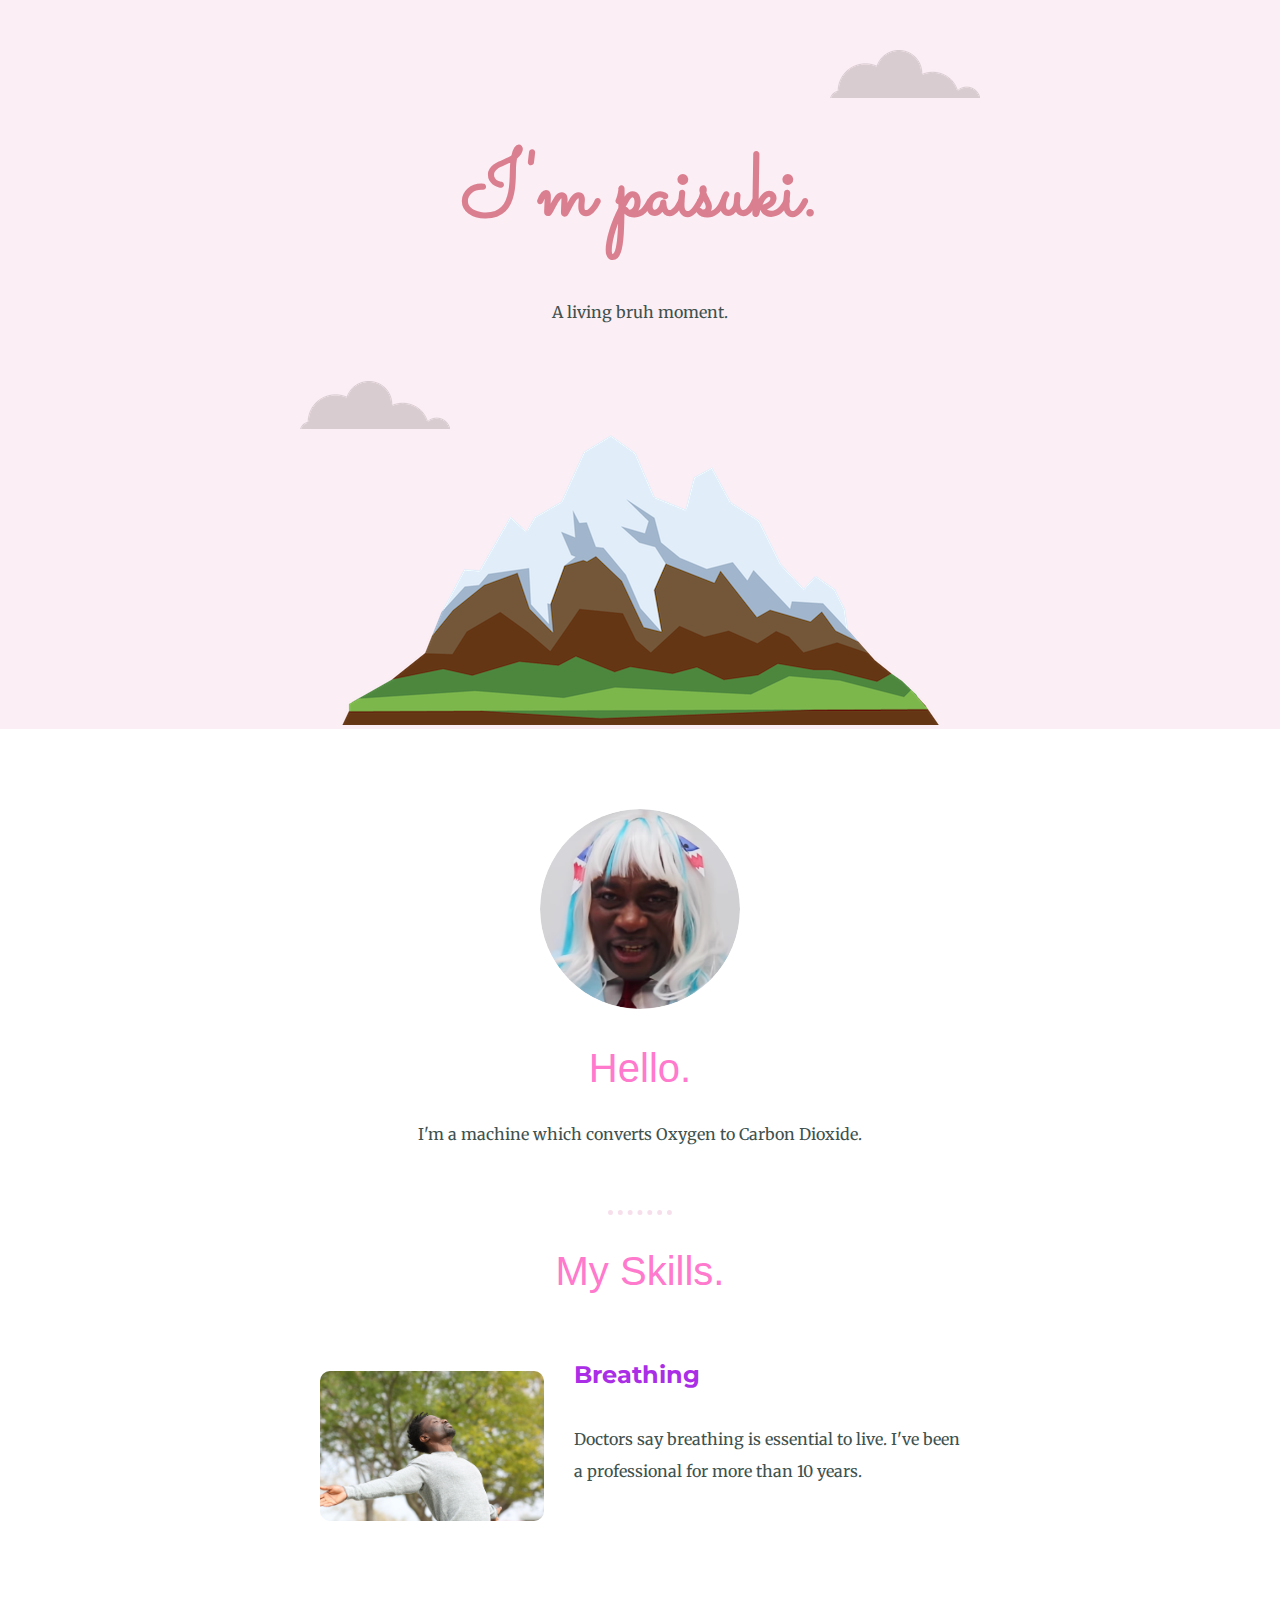
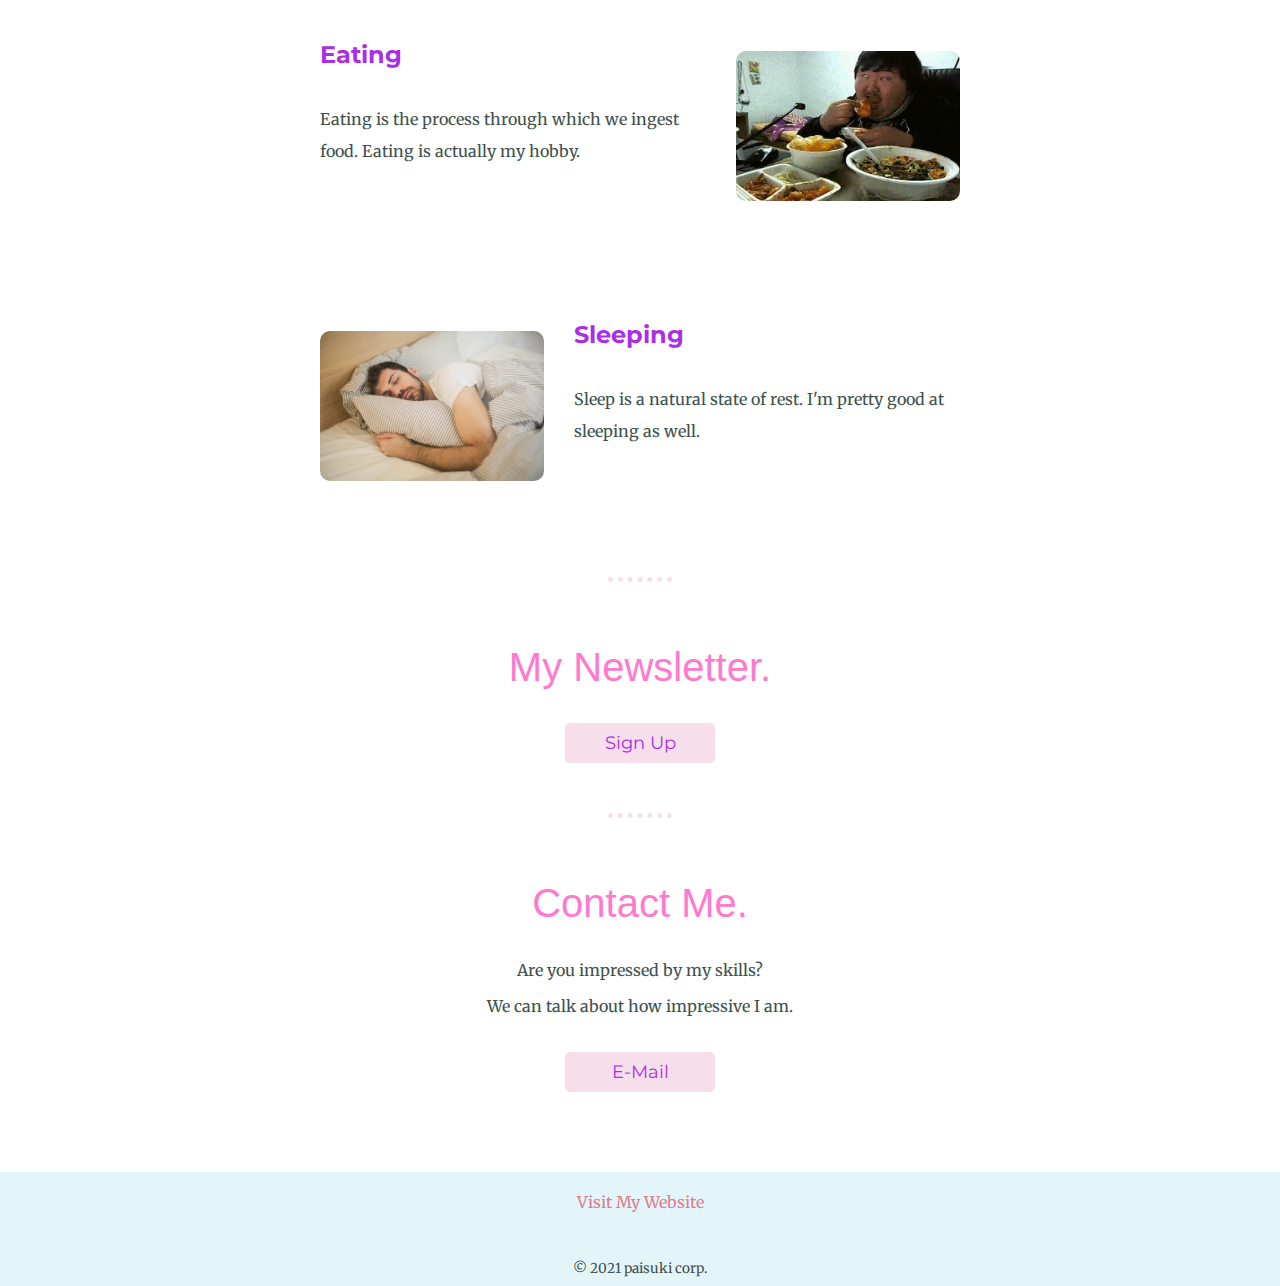
<file: index.html>
<!DOCTYPE html>
<html lang="en" dir="ltr">

<head>
  <meta charset="utf-8">
  <title>paisuki</title>
  <link rel="stylesheet" href="css/styles.css">
  <link rel="icon" href="favicon.ico">
  <link href="https://fonts.googleapis.com/css2?family=Merriweather:wght@300&family=Montserrat:wght@100&family=Sacramento&display=swap" rel="stylesheet">
</head>

<body>

  <div class="top-container">
    <img class="cloud1" src="CSS - My Site Images/cloud.png" alt="cloud-img">
    <h1>I'm paisuki.</h1>
    <p class="subtitle">A living bruh moment.</p>
    <img class="cloud2" src="CSS - My Site Images/cloud.png" alt="cloud-img">
    <img class="mountain" src="CSS - My Site Images/mountain.png" alt="mountain-img">
  </div>

  <div class="middle-container">
    <div class="profile">
      <img class="pfp" src="CSS - My Site Images/perfection-circle.png" alt="pic">
      <h2>Hello.</h2>
      <p>I'm a machine which converts Oxygen to Carbon Dioxide.</p>
    </div><br><br>
    <hr>
    <div class="skills">
      <h2>My Skills.</h2>
      <div class="skill-row">

        <img class="breathing-pic" src="CSS - My Site Images/breathing.jpg" alt="breathing-pic">
        <a class="skill-link full-skill" href="https://en.wikipedia.org/wiki/Breathing">
          <h3>Breathing</h3>
        </a>
        <p class="skill-text full-skill">Doctors say breathing is essential to live. I've been a professional for more than 10 years.</p>
        <br><br>


      </div>
      <div class="skill-row">


        <img class="eating-pic" src="CSS - My Site Images/eating.gif" alt="eating-gif">
        <a class="skill-link full-skill" href="https://en.wikipedia.org/wiki/Eating">
          <h3>Eating</h3>
        </a>
        <p id="eat-txt" class="skill-text full-skill">Eating is the process through which we ingest food. Eating is actually my hobby.</p>
        <br><br>
      </div>

      <div class="skill-row">
        <img class="sleeping-pic" src="CSS - My Site Images/sleeping.jpeg" alt="">
        <a class="skill-link full-skill" href="https://en.wikipedia.org/wiki/Sleep">
          <h3>Sleeping</h3>
        </a>
        <p class="skill-text full-skill">Sleep is a natural state of rest. I'm pretty good at sleeping as well.</p>
        <br><br>
      </div>
    </div>
    <hr><br>
    <div class="user-stuff">
      <h2>My Newsletter.</h2>

      <form class="newsletter" action="newsletter.html">
        <input type="submit" name="" value="Sign Up"><br><br>
      </form><br>
      <hr><br>

      <h2>Contact Me.</h2>
      <p>Are you impressed by my skills?</p>
      <p>
        We can talk about how impressive I am.
      </p><br>
      <form class="contact" action="mailto:jashith.blazingdragon@gmail.com" method="post" enctype="text/plain">
        <button type="submit" name="">E-Mail</button>
      </form>

    </div>
  </div>


  <div class="bottom-container">
    <a class="footer-link" href="https://youtu.be/dQw4w9WgXcQ">Visit My Website</a>
    <p class="copyright">© 2021 paisuki corp.</p>
  </div>
</body>

</html>
</file>
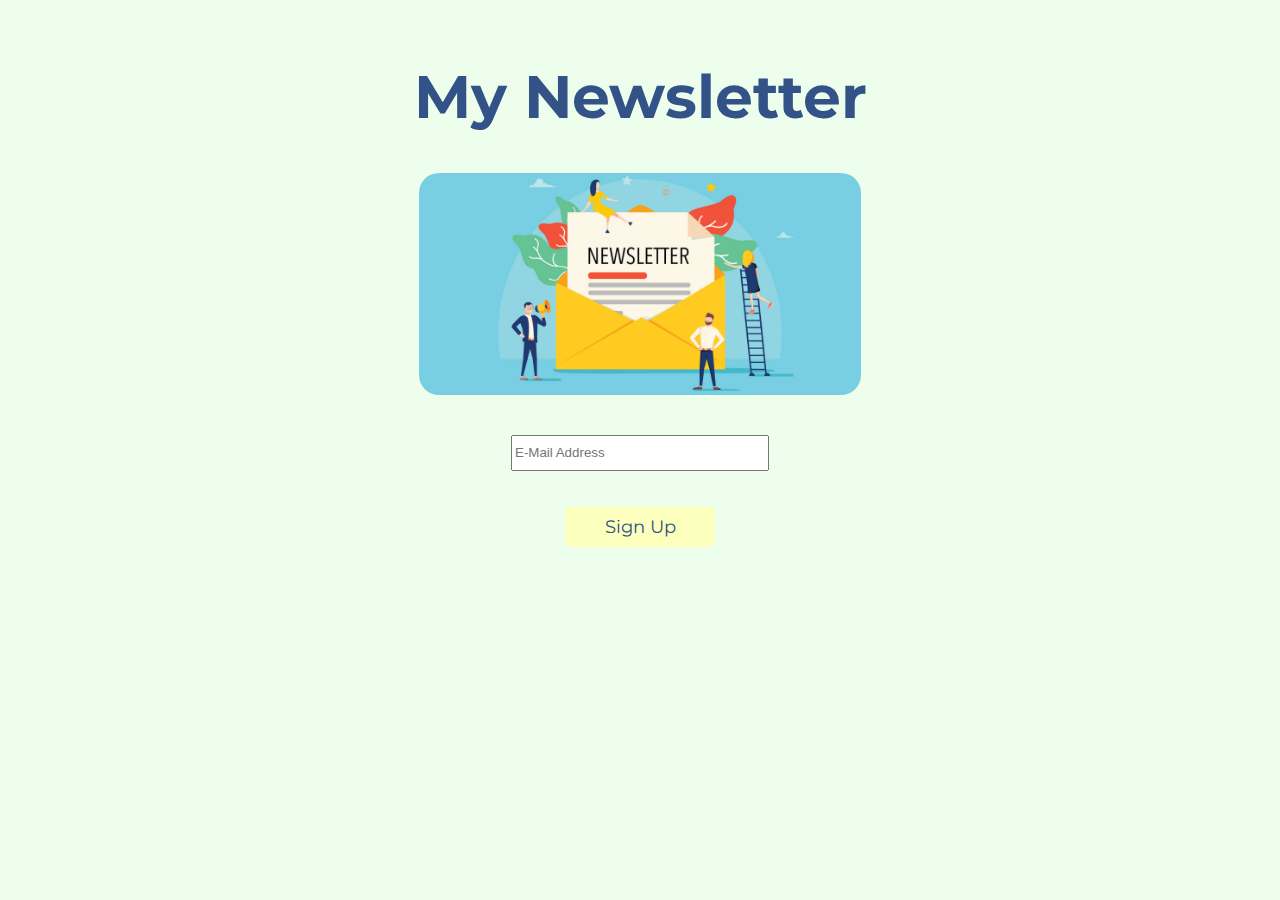
<file: newsletter.html>
<!DOCTYPE html>
<html lang="en" dir="ltr">

<head>
  <meta charset="utf-8">
  <title>Newsletter</title>
  <link rel="icon" href="favicon.ico">
  <link href="https://fonts.googleapis.com/css2?family=Merriweather:wght@300&family=Montserrat:wght@100&family=Sacramento&display=swap" rel="stylesheet">
  <link rel="stylesheet" href="css/news.css">
</head>

<body>
  <h1>My Newsletter</h1>
  <img src="CSS - My Site Images/newsletter.png" alt="newsletter-img"><br><br><br>
  <input class="email" type="email" placeholder="E-Mail Address" name="" value=""><br><br><br>
  <button type="submit" name="button">Sign Up</button>
</body>

</html>
</file>
<file: css/styles.css>
/*Tag Selectors*/
button {
  border-radius: 5px;
  font-size: 18px;
  font-family: Montserrat, sans-serif;
  color: #aa2ee6;
  height: 40px;
  width: 150px;
  background-color: #f6dfeb;
  border-style: none;
}

button:hover {
  background-color: #e4f5f9;
}

body {
  color: #40514e;
  margin: 0;
  text-align: center;
  font-family: "Merriweather", serif;
}

h1 {
  margin: 30px auto 40px;
  font-family: Sacramento, cursive;
  font-size: 5.625rem;
  /*Dynamic Sizing*/
  color: #da7f8f;
}

h2 {
  font-size: 2.5rem;
  font-family: sans-serif;
  font-weight: 300;
  color: #ff79cd;
}

h3 {
  font-size: 1.5rem;
  font-family: Montserrat, sans-serif;
  color: #aa2ee6;
}

h3:hover {
  color: #4aa96c;
}

hr {
  margin: 10px auto;
  border-style: none;
  border-top-style: dotted;
  border-width: 5px;
  border-color: #f6dfeb;
  width: 5%;
}

input {
  border-radius: 5px;
  font-size: 18px;
  font-family: Montserrat, sans-serif;
  color: #aa2ee6;
  height: 40px;
  width: 150px;
  background-color: #f6dfeb;
  border-style: none;
}

input:hover {
  background-color: #e4f5f9;
}

/*Class Selectors*/
.top-container {
  background-color: #fceef5;
  position: relative;
  padding-top: 100px;
}

.middle-container {
  margin: 1.875em 0;
  padding-bottom: 50px;
  position: relative;
  background-color: white;
  text-align: center;
}

.bottom-container {
  position: relative;
  padding-bottom: 50px;
  background-color: #e4f5f9;
}

.cloud1 {
  position: absolute;
  right: 300px;
  top: 50px;
}

.cloud2 {
  position: absolute;
  bottom: 300px;
  left: 300px;
}

.mountain {
  margin-top: 30px;
}

.pfp {
  border-radius: 100%;
  border-style: none;
  margin-top: 50px;
  height: 200px;
}

.breathing-pic {
  margin-right: 30px;
  float: left;
  width: 35%;
  height: 150px;
  border-radius: 10px;
}

.eating-pic {
  margin-left: 30px;
  float: right;
  width: 35%;
  height: 150px;
  border-radius: 10px;
}

.sleeping-pic {
  margin-right: 30px;
  float: left;
  width: 35%;
  height: 150px;
  border-radius: 10px;
}

.skill-link {
  text-decoration: none;
  margin-bottom: 0;
  padding-bottom: 0;
}

.skill-row {
  line-height: 2;
  text-align: left;
  margin: 20px auto;
  display: inline-block;
  width: 50%;
}

.skill-text {
  position: relative;
  bottom: 10px;
  margin-top: 0;
}

.full-skill {
  position: relative;
  bottom: 20px;
}

.footer-link {
  font-family: Merriweather, serif;
  color: #da7f8f;
  text-decoration: none;
  position: relative;
  top: 20px;
}

.footer-link:hover {
  color: #aa2ee6;
}

.copyright {
  font-size: 0.85rem;
  position: relative;
  top: 55px;
}
</file>
<file: css/news.css>
body {
  text-align: center;
  background-color: #edffec;
}

h1 {
  font-size: 60px;
  font-family: Montserrat, sans-serif;
  padding-top: 20px;
  color: #325288;
}

img {
  border-radius: 20px;
  height: 35%;
  width: 35%;
}

.email {
  width: 250px;
  height: 30px;
}

.email:hover {
  border-width: 2px;
  border-style: solid;
  border-color: #3d84b8;
}

button {
  width: 150px;
  height: 40px;
  border-radius: 5px;
  font-size: 18px;
  font-family: Montserrat, sans-serif;
  color: #325288;
  background-color: #fdffbc;
  border-style: none;
}

button:hover {
  background-color: #e4f5f9;
}
</file>
